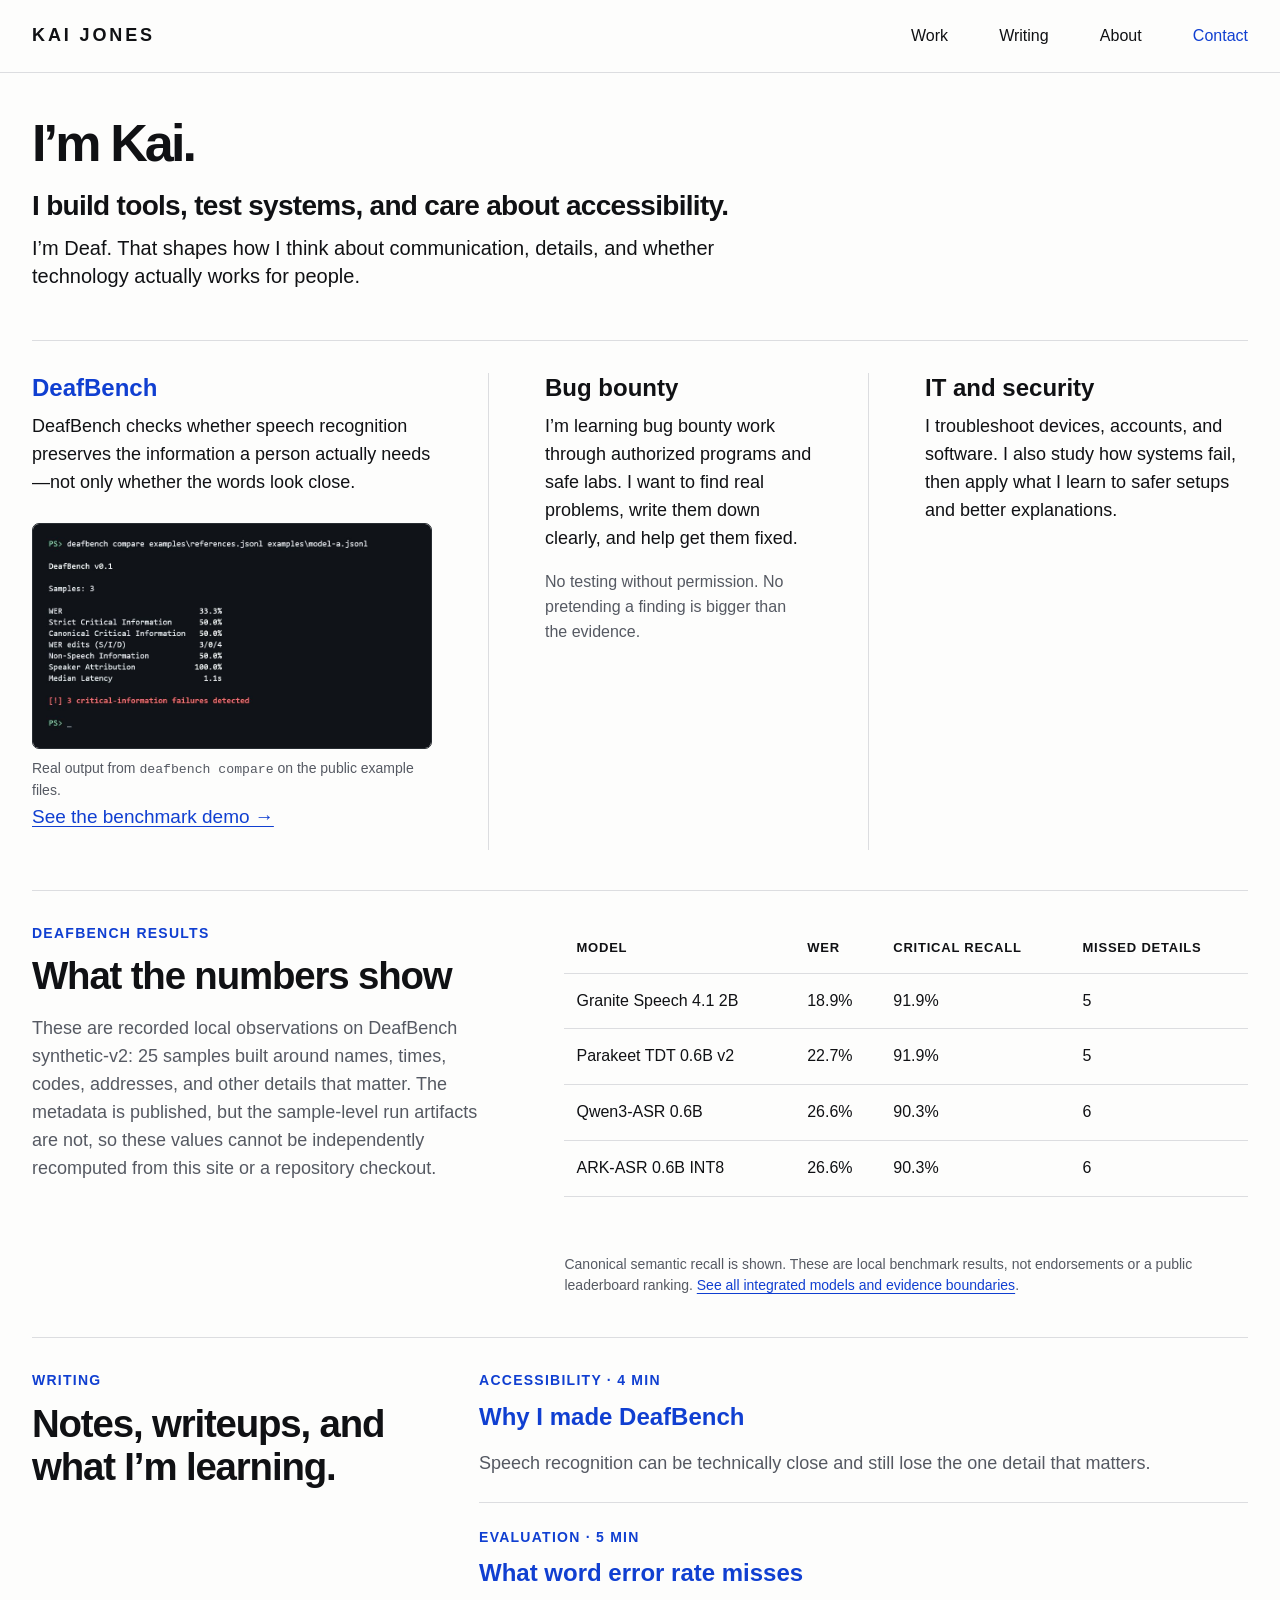
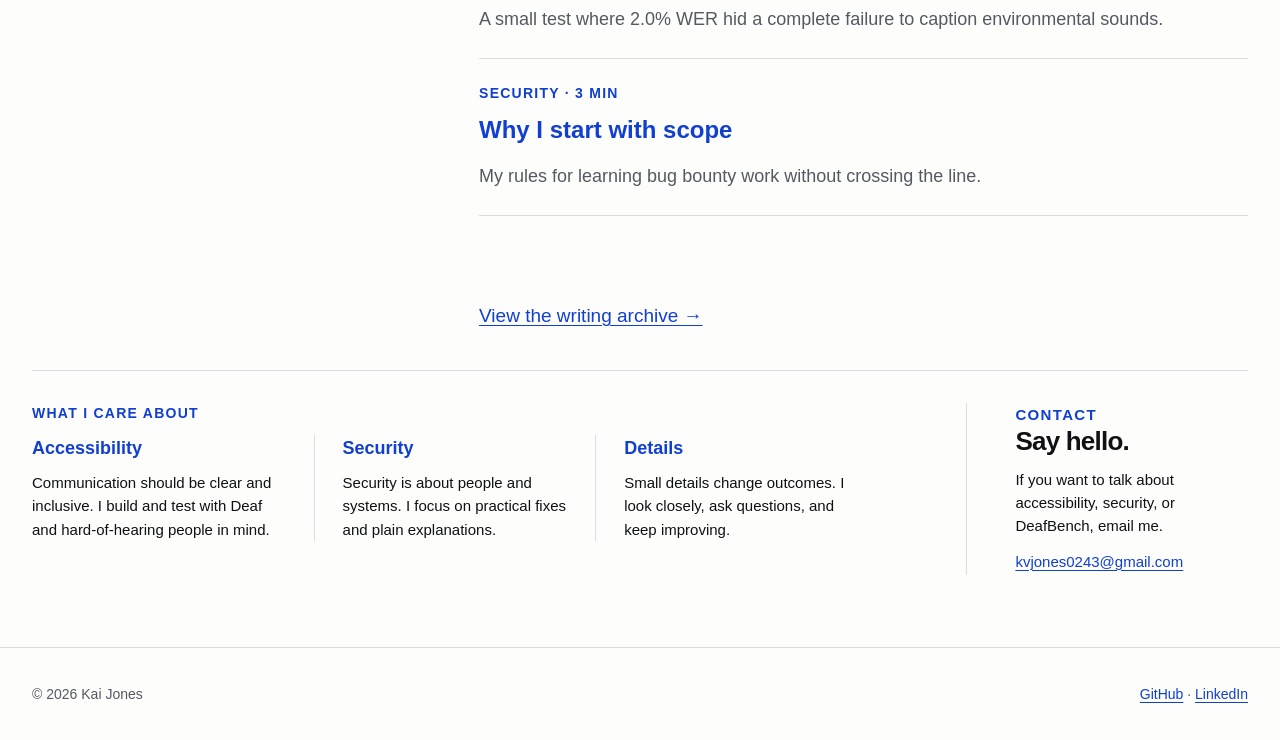
<file: index.html>
<!doctype html>
<html lang="en">
<head>
  <meta charset="utf-8">
  <meta name="viewport" content="width=device-width, initial-scale=1">
  <title>Kai Jones — Accessibility, DeafBench, and security</title>
  <meta name="description" content="Kai Jones builds DeafBench, studies security, and writes about accessibility, speech recognition, and careful technical work.">
  <link rel="canonical" href="https://488315.github.io/">
  <meta property="og:title" content="Kai Jones — Accessibility, DeafBench, and security">
  <meta property="og:description" content="Notes and work on accessibility, speech recognition, and security.">
  <meta property="og:type" content="website">
  <meta property="og:url" content="https://488315.github.io/">
  <link rel="stylesheet" href="/styles.css">
  <script type="application/ld+json">{"@context":"https://schema.org","@type":"Person","name":"Kai Jones","url":"https://488315.github.io/","sameAs":["https://github.com/488315","https://www.linkedin.com/in/kaijones23"],"knowsAbout":["Accessibility","Automatic speech recognition","Cybersecurity","IT support"]}</script>
</head>
<body>
  <a class="skip-link" href="#main">Skip to content</a>
  <header class="site-header">
    <div class="wrap nav-wrap">
      <a class="wordmark" href="/" aria-label="Kai Jones, home">Kai Jones</a>
      <nav aria-label="Primary navigation">
        <a href="#work">Work</a>
        <a href="/writing/">Writing</a>
        <a href="#about">About</a>
        <a class="nav-contact" href="#contact">Contact</a>
      </nav>
    </div>
  </header>

  <main id="main" class="wrap">
    <section class="hero" id="about" aria-labelledby="intro-title">
      <h1 id="intro-title">I’m Kai.</h1>
      <p class="hero-statement">I build tools, test systems, and care about accessibility.</p>
      <p class="hero-copy">I’m Deaf. That shapes how I think about communication, details, and whether technology actually works for people.</p>
    </section>

    <section class="work-grid ruled" id="work" aria-labelledby="work-title">
      <h2 id="work-title" class="sr-only">Work</h2>
      <article class="work-item feature-work">
        <h3><a href="/products/deafbench/">DeafBench</a></h3>
        <p>DeafBench checks whether speech recognition preserves the information a person actually needs—not only whether the words look close.</p>
        <figure class="cli-figure">
          <img src="/assets/images/deafbench-cli.png" width="960" height="540" alt="DeafBench command-line evaluation showing word error rate, critical-information recall, non-speech recall, speaker attribution, latency, and three detected critical-information failures.">
          <figcaption>Real output from <code>deafbench compare</code> on the public example files.</figcaption>
        </figure>
        <p><a class="text-link" href="/products/deafbench/">See the benchmark demo →</a></p>
      </article>

      <article class="work-item">
        <h3>Bug bounty</h3>
        <p>I’m learning bug bounty work through authorized programs and safe labs. I want to find real problems, write them down clearly, and help get them fixed.</p>
        <p class="small-note">No testing without permission. No pretending a finding is bigger than the evidence.</p>
      </article>

      <article class="work-item">
        <h3>IT and security</h3>
        <p>I troubleshoot devices, accounts, and software. I also study how systems fail, then apply what I learn to safer setups and better explanations.</p>
      </article>
    </section>

    <section class="evidence ruled" aria-labelledby="evidence-title">
      <div class="section-intro">
        <p class="section-label">DeafBench results</p>
        <h2 id="evidence-title">What the numbers show</h2>
        <p>These are recorded local observations on DeafBench synthetic-v2: 25 samples built around names, times, codes, addresses, and other details that matter. The metadata is published, but the sample-level run artifacts are not, so these values cannot be independently recomputed from this site or a repository checkout.</p>
      </div>
      <div class="table-wrap" tabindex="0" aria-label="Scrollable DeafBench model results">
        <table>
          <thead><tr><th>Model</th><th>WER</th><th>Critical recall</th><th>Missed details</th></tr></thead>
          <tbody>
            <tr><td>Granite Speech 4.1 2B</td><td>18.9%</td><td>91.9%</td><td>5</td></tr>
            <tr><td>Parakeet TDT 0.6B v2</td><td>22.7%</td><td>91.9%</td><td>5</td></tr>
            <tr><td>Qwen3-ASR 0.6B</td><td>26.6%</td><td>90.3%</td><td>6</td></tr>
            <tr><td>ARK-ASR 0.6B INT8</td><td>26.6%</td><td>90.3%</td><td>6</td></tr>
          </tbody>
        </table>
      </div>
      <p class="data-note">Canonical semantic recall is shown. These are local benchmark results, not endorsements or a public leaderboard ranking. <a href="/products/deafbench/">See all integrated models and evidence boundaries</a>.</p>
    </section>

    <section class="notes ruled" aria-labelledby="notes-title">
      <div class="section-intro">
        <p class="section-label">Writing</p>
        <h2 id="notes-title">Notes, writeups, and what I’m learning.</h2>
      </div>
      <div class="post-list">
        <article><p class="post-meta">Accessibility · 4 min</p><h3><a href="/writing/why-deafbench/">Why I made DeafBench</a></h3><p>Speech recognition can be technically close and still lose the one detail that matters.</p></article>
        <article><p class="post-meta">Evaluation · 5 min</p><h3><a href="/writing/what-wer-misses/">What word error rate misses</a></h3><p>A small test where 2.0% WER hid a complete failure to caption environmental sounds.</p></article>
        <article><p class="post-meta">Security · 3 min</p><h3><a href="/writing/scope-first-security/">Why I start with scope</a></h3><p>My rules for learning bug bounty work without crossing the line.</p></article>
      </div>
      <p><a class="text-link" href="/writing/">View the writing archive →</a></p>
    </section>

    <section class="values-contact ruled">
      <div>
        <p class="section-label">What I care about</p>
        <div class="values-grid">
          <article><h2>Accessibility</h2><p>Communication should be clear and inclusive. I build and test with Deaf and hard-of-hearing people in mind.</p></article>
          <article><h2>Security</h2><p>Security is about people and systems. I focus on practical fixes and plain explanations.</p></article>
          <article><h2>Details</h2><p>Small details change outcomes. I look closely, ask questions, and keep improving.</p></article>
        </div>
      </div>
      <aside class="contact-block" id="contact">
        <p class="section-label">Contact</p>
        <h2>Say hello.</h2>
        <p>If you want to talk about accessibility, security, or DeafBench, email me.</p>
        <a class="text-link" href="mailto:kvjones0243@gmail.com">kvjones0243@gmail.com</a>
      </aside>
    </section>
  </main>

  <footer class="site-footer">
    <div class="wrap footer-wrap"><p>© <span id="year">2026</span> Kai Jones</p><p><a href="https://github.com/488315">GitHub</a> · <a href="https://www.linkedin.com/in/kaijones23">LinkedIn</a></p></div>
  </footer>
  <script>document.getElementById('year').textContent = new Date().getFullYear();</script>
</body>
</html>
</file>
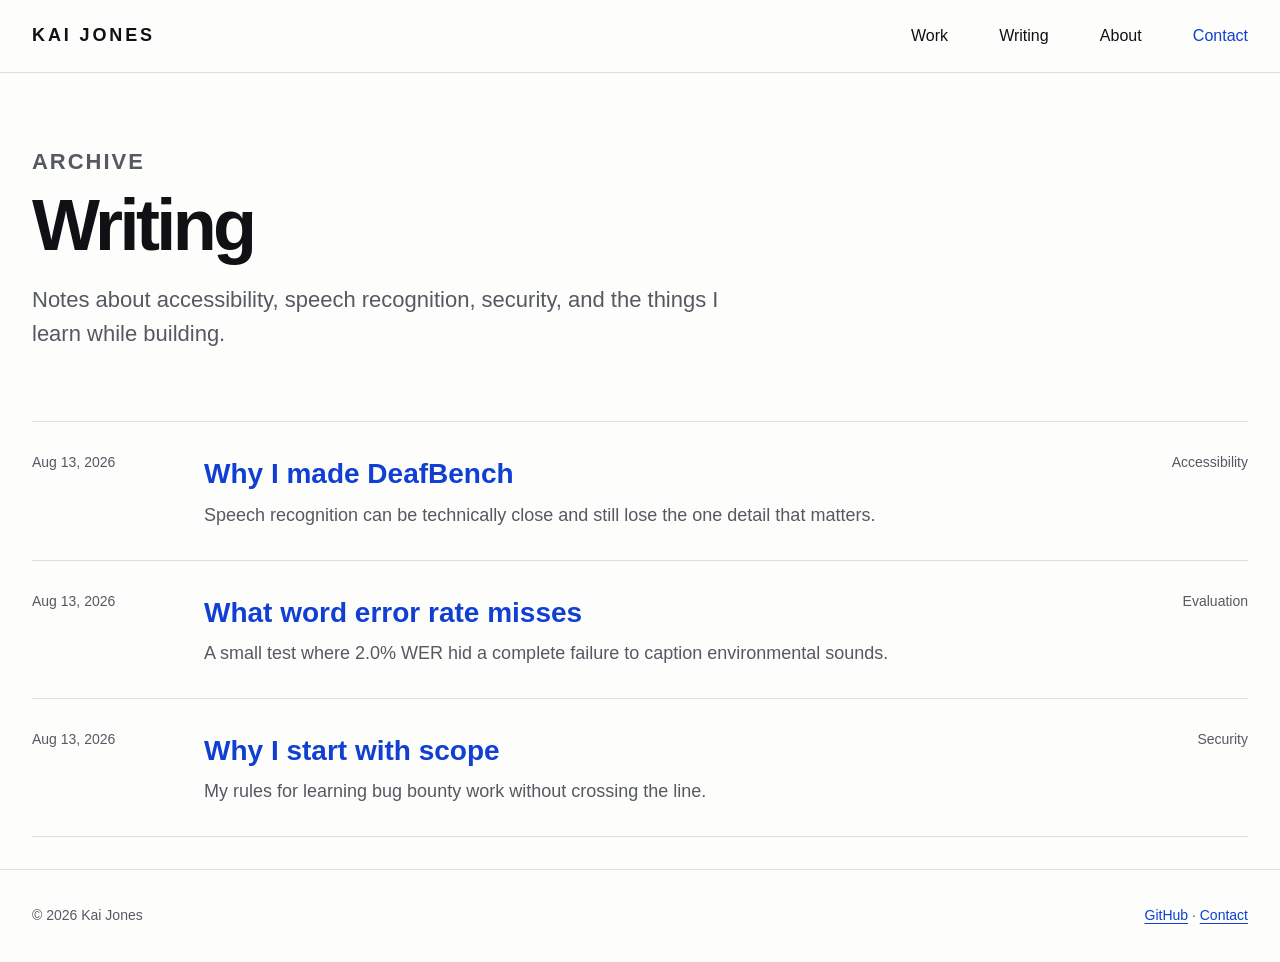
<file: writing/index.html>
<!doctype html><html lang="en"><head><meta charset="utf-8"><meta name="viewport" content="width=device-width, initial-scale=1"><title>Writing — Kai Jones</title><meta name="description" content="Kai Jones writes about accessibility, DeafBench, speech recognition, and scope-first security work."><link rel="canonical" href="https://488315.github.io/writing/"><link rel="stylesheet" href="/styles.css"></head><body>
<a class="skip-link" href="#main">Skip to content</a><header class="site-header"><div class="wrap nav-wrap"><a class="wordmark" href="/">Kai Jones</a><nav aria-label="Primary navigation"><a href="/#work">Work</a><a href="/writing/" aria-current="page">Writing</a><a href="/#about">About</a><a class="nav-contact" href="/#contact">Contact</a></nav></div></header>
<main id="main" class="wrap"><section class="page-hero"><p class="section-label">Archive</p><h1>Writing</h1><p>Notes about accessibility, speech recognition, security, and the things I learn while building.</p></section>
<section class="archive-list" aria-label="Posts">
<article class="archive-item"><time datetime="2026-08-13">Aug 13, 2026</time><div><h2><a href="/writing/why-deafbench/">Why I made DeafBench</a></h2><p>Speech recognition can be technically close and still lose the one detail that matters.</p></div><span class="tag">Accessibility</span></article>
<article class="archive-item"><time datetime="2026-08-13">Aug 13, 2026</time><div><h2><a href="/writing/what-wer-misses/">What word error rate misses</a></h2><p>A small test where 2.0% WER hid a complete failure to caption environmental sounds.</p></div><span class="tag">Evaluation</span></article>
<article class="archive-item"><time datetime="2026-08-13">Aug 13, 2026</time><div><h2><a href="/writing/scope-first-security/">Why I start with scope</a></h2><p>My rules for learning bug bounty work without crossing the line.</p></div><span class="tag">Security</span></article>
</section></main><footer class="site-footer"><div class="wrap footer-wrap"><p>© 2026 Kai Jones</p><p><a href="https://github.com/488315">GitHub</a> · <a href="/#contact">Contact</a></p></div></footer></body></html>
</file>
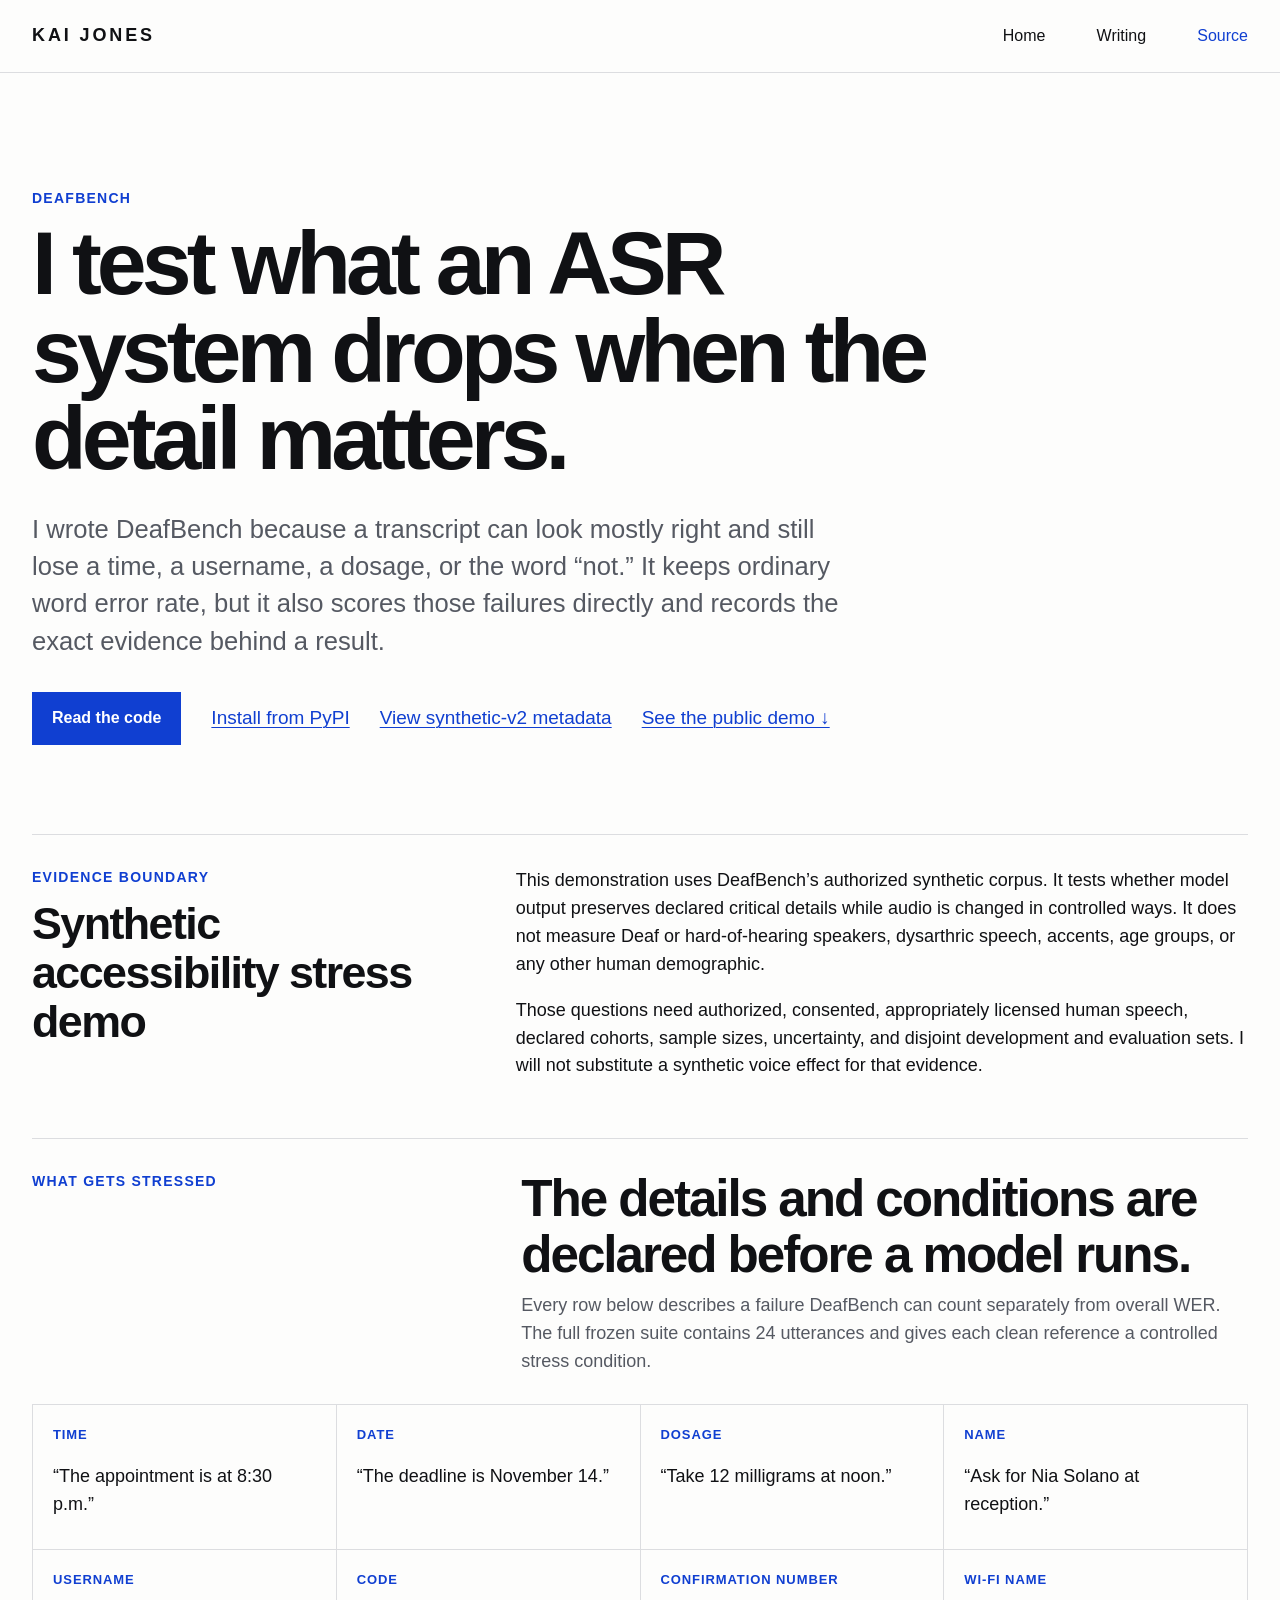
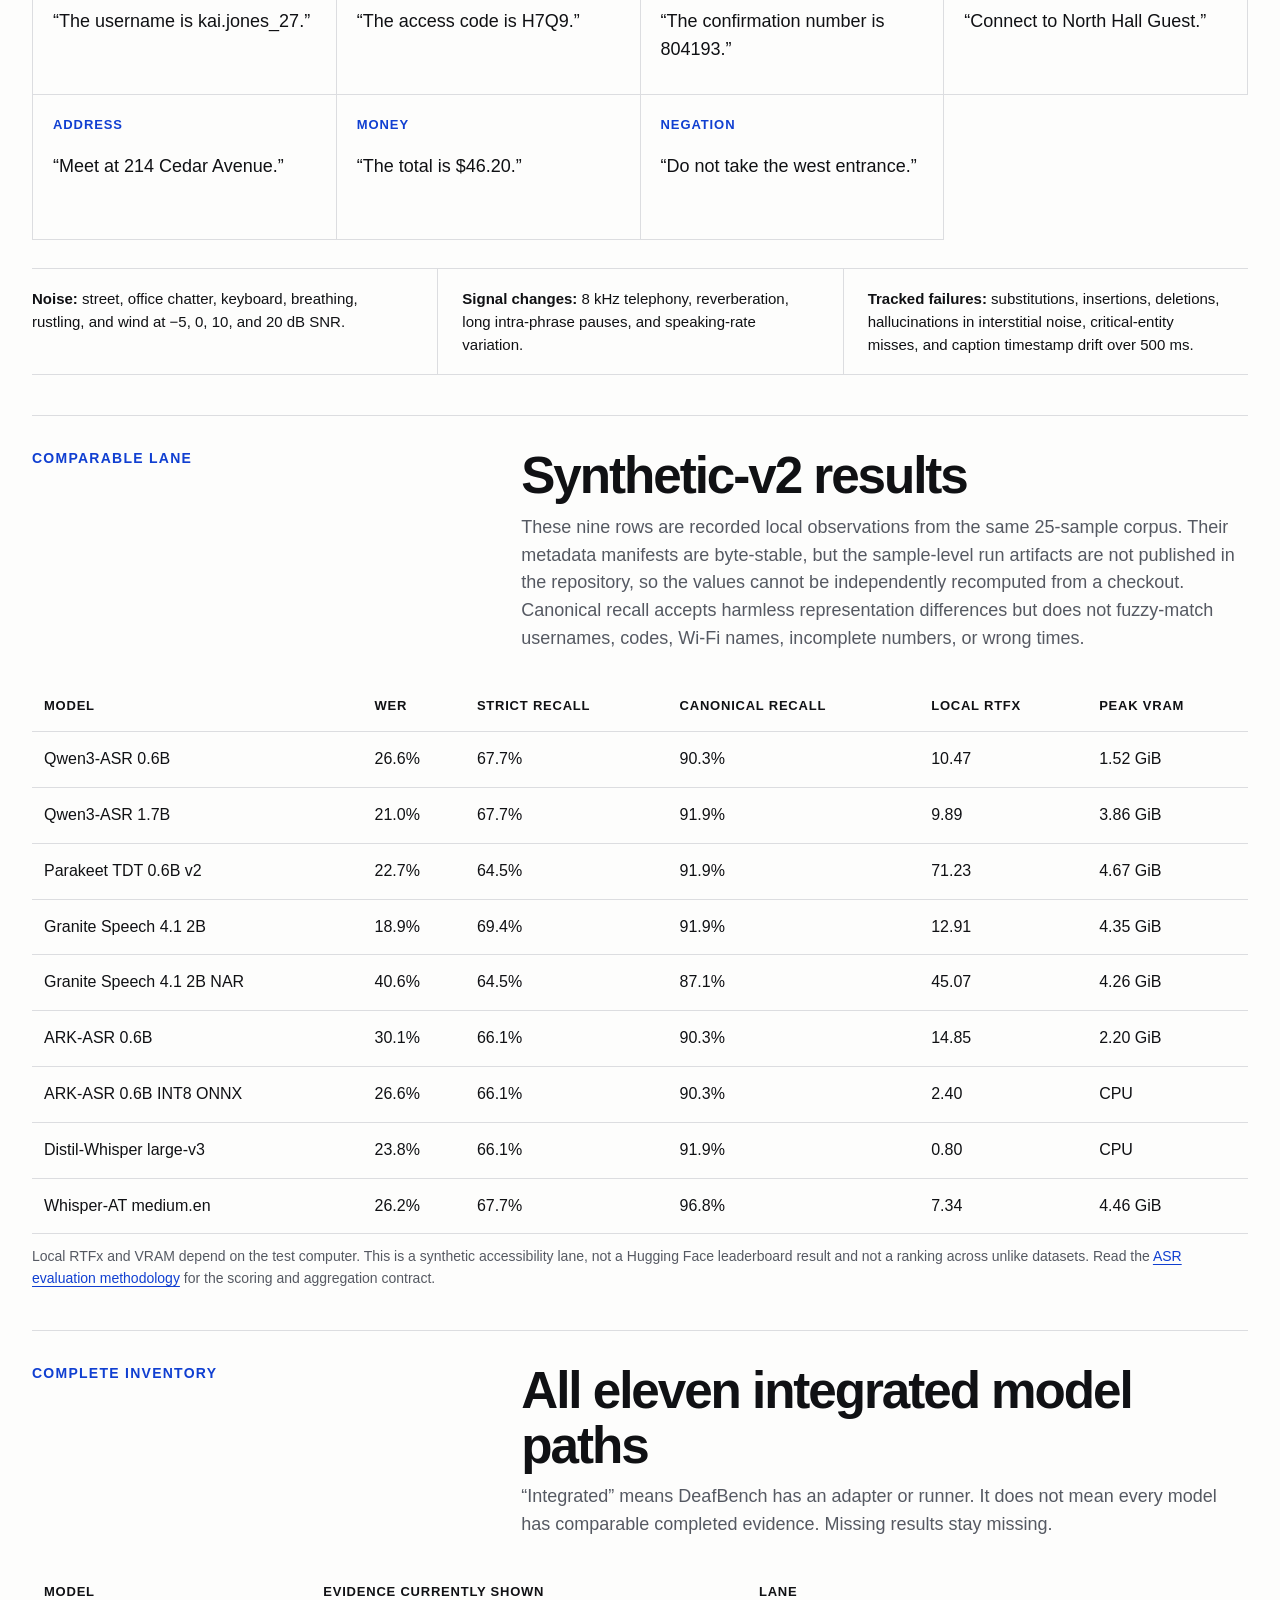
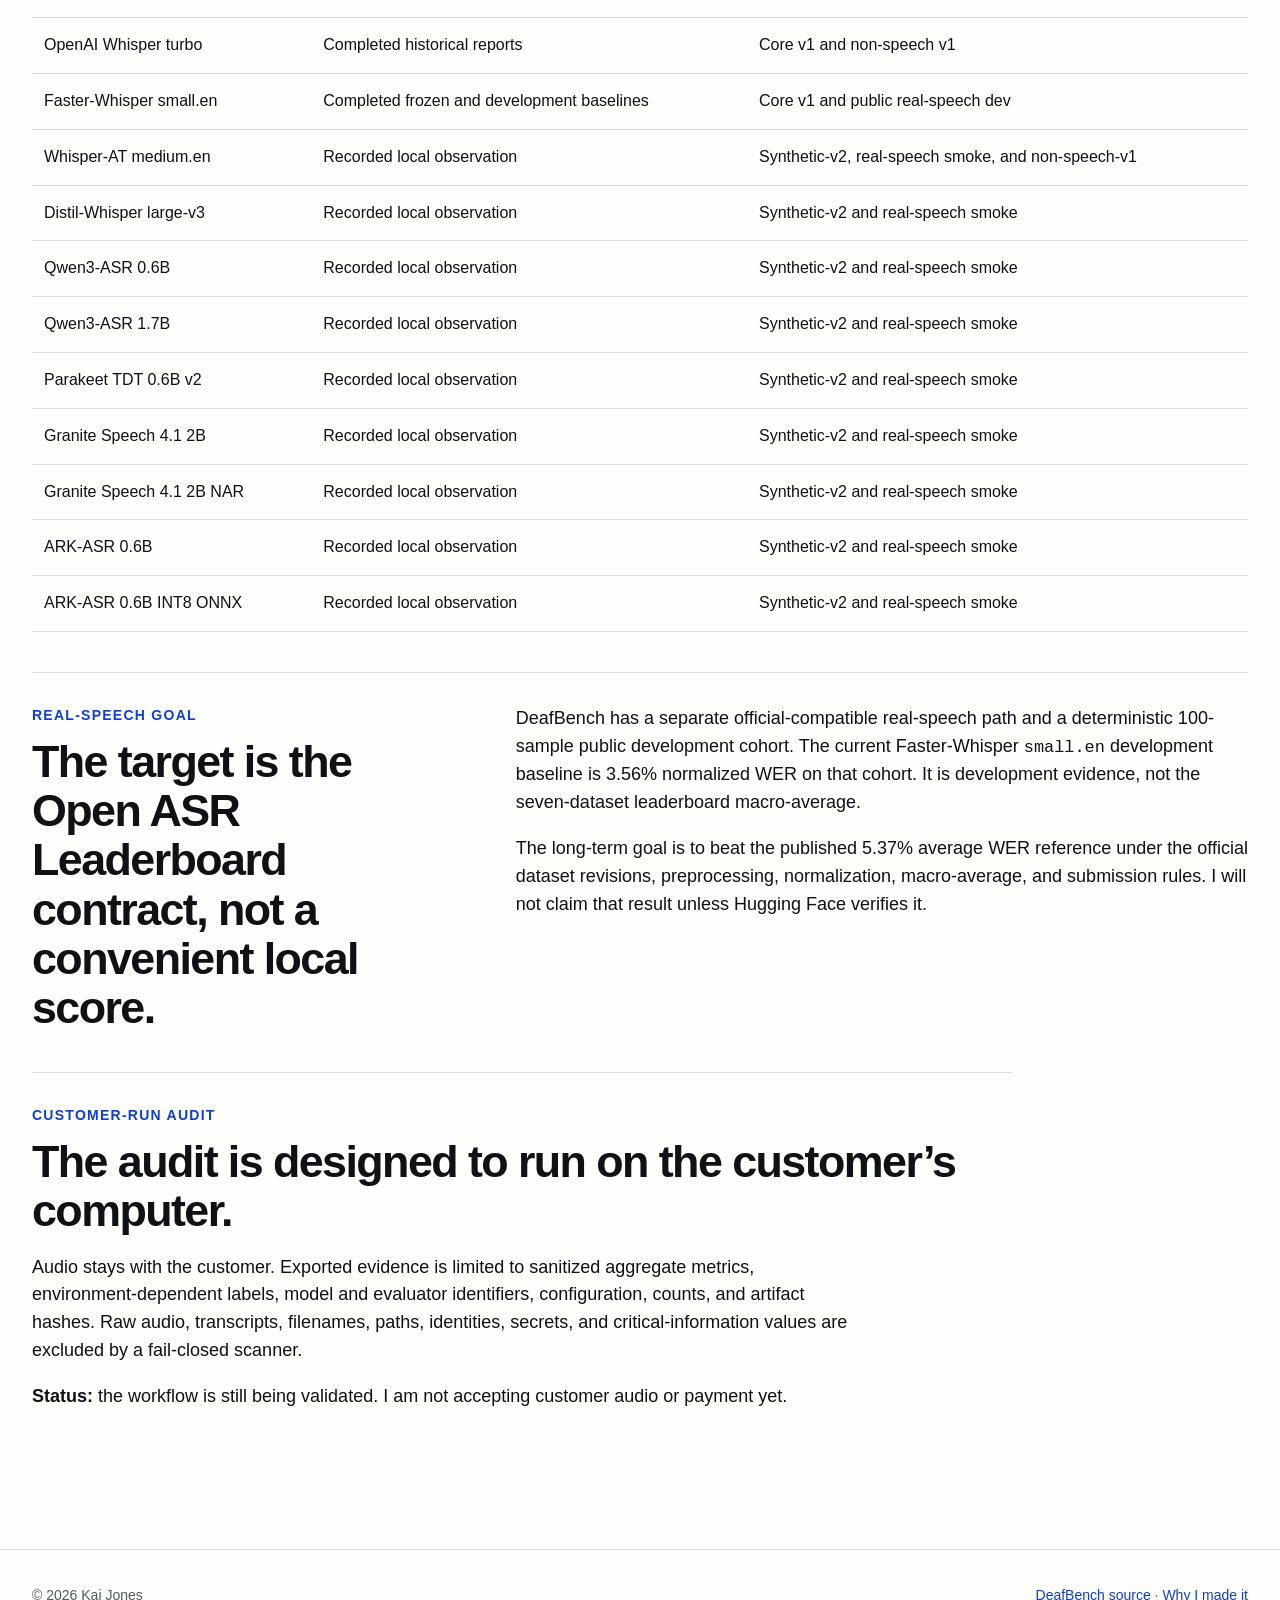
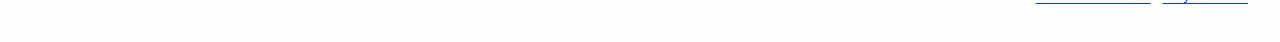
<file: products/deafbench/index.html>
<!doctype html>
<html lang="en">
<head>
  <meta charset="utf-8">
  <meta name="viewport" content="width=device-width, initial-scale=1">
  <title>DeafBench | Accessibility-critical ASR benchmark</title>
  <meta name="description" content="DeafBench audits ASR word errors, accessibility-critical information, acoustic stress, hallucinations, latency, and model evidence in separate benchmark lanes.">
  <link rel="canonical" href="https://488315.github.io/products/deafbench/">
  <meta property="og:title" content="DeafBench | Accessibility-critical ASR benchmark">
  <meta property="og:description" content="See how DeafBench separates word errors, critical-information failures, acoustic stress, and local performance evidence.">
  <meta property="og:type" content="website">
  <meta property="og:url" content="https://488315.github.io/products/deafbench/">
  <meta property="og:site_name" content="Kai Jones">
  <meta property="og:image" content="https://488315.github.io/assets/images/deafbench-social-card.png">
  <meta property="og:image:width" content="1730">
  <meta property="og:image:height" content="909">
  <meta property="og:image:alt" content="DeafBench: Accessibility-critical ASR evaluation, with WER, critical recall, and latency labels beside a transcript-alignment waveform.">
  <meta name="twitter:card" content="summary_large_image">
  <meta name="twitter:title" content="DeafBench | Accessibility-critical ASR benchmark">
  <meta name="twitter:description" content="ASR evaluation that keeps word errors, critical-information failures, acoustic stress, and local performance in separate evidence lanes.">
  <meta name="twitter:image" content="https://488315.github.io/assets/images/deafbench-social-card.png">
  <meta name="twitter:image:alt" content="DeafBench: Accessibility-critical ASR evaluation, with WER, critical recall, and latency labels beside a transcript-alignment waveform.">
  <link rel="stylesheet" href="/styles.css">
  <script type="application/ld+json">
    {
      "@context": "https://schema.org",
      "@graph": [
        {
          "@type": "SoftwareApplication",
          "name": "DeafBench",
          "description": "Open-source accessibility benchmark for AI captions and automatic speech recognition systems.",
          "applicationCategory": "DeveloperApplication",
          "operatingSystem": ["Windows", "Linux", "macOS"],
          "softwareVersion": "0.2.1",
          "url": "https://488315.github.io/products/deafbench/",
          "downloadUrl": "https://pypi.org/project/deafbench/",
          "codeRepository": "https://github.com/488315/DeafBench",
          "license": "https://www.apache.org/licenses/LICENSE-2.0",
          "author": {
            "@type": "Person",
            "name": "Kai Jones",
            "url": "https://488315.github.io/"
          }
        },
        {
          "@type": "Dataset",
          "name": "DeafBench synthetic-v2 benchmark metadata",
          "description": "References, quality records, and a byte-stable manifest for a 25-sample authorized synthetic ASR corpus; sample-level run artifacts are not included.",
          "url": "https://github.com/488315/DeafBench/tree/main/benchmarks/synthetic-v2",
          "isAccessibleForFree": true,
          "license": "https://www.apache.org/licenses/LICENSE-2.0",
          "creator": {
            "@type": "Person",
            "name": "Kai Jones"
          },
          "keywords": [
            "automatic speech recognition",
            "accessibility",
            "critical information recall",
            "word error rate"
          ],
          "variableMeasured": [
            "word error rate",
            "strict critical-information recall",
            "canonical critical-information recall",
            "latency",
            "peak VRAM"
          ]
        }
      ]
    }
  </script>
</head>
<body>
  <a class="skip-link" href="#main">Skip to content</a>
  <header class="site-header">
    <div class="wrap nav-wrap">
      <a class="wordmark" href="/" aria-label="Kai Jones, home">Kai Jones</a>
      <nav aria-label="Primary navigation">
        <a href="/">Home</a>
        <a href="/writing/">Writing</a>
        <a class="nav-contact" href="https://github.com/488315/DeafBench">Source</a>
      </nav>
    </div>
  </header>

  <main id="main" class="wrap product-shell">
    <header class="product-hero">
      <p class="section-label">DeafBench</p>
      <h1>I test what an ASR system drops when the detail matters.</h1>
      <p class="product-lede">I wrote DeafBench because a transcript can look mostly right and still lose a time, a username, a dosage, or the word “not.” It keeps ordinary word error rate, but it also scores those failures directly and records the exact evidence behind a result.</p>
      <div class="product-actions">
        <a class="button-link" href="https://github.com/488315/DeafBench">Read the code</a>
        <a class="text-link" href="https://pypi.org/project/deafbench/">Install from PyPI</a>
        <a class="text-link" href="https://huggingface.co/datasets/kvjones0243/deafbench-synthetic-v2">View synthetic-v2 metadata</a>
        <a class="text-link" href="#demo">See the public demo ↓</a>
      </div>
    </header>

    <section class="ruled demo-boundary" aria-labelledby="boundary-title">
      <div>
        <p class="section-label">Evidence boundary</p>
        <h2 id="boundary-title">Synthetic accessibility stress demo</h2>
      </div>
      <div>
        <p>This demonstration uses DeafBench’s authorized synthetic corpus. It tests whether model output preserves declared critical details while audio is changed in controlled ways. It does not measure Deaf or hard-of-hearing speakers, dysarthric speech, accents, age groups, or any other human demographic.</p>
        <p>Those questions need authorized, consented, appropriately licensed human speech, declared cohorts, sample sizes, uncertainty, and disjoint development and evaluation sets. I will not substitute a synthetic voice effect for that evidence.</p>
      </div>
    </section>

    <section class="ruled" id="demo" aria-labelledby="demo-title">
      <div class="section-intro product-intro">
        <p class="section-label">What gets stressed</p>
        <h2 id="demo-title">The details and conditions are declared before a model runs.</h2>
        <p>Every row below describes a failure DeafBench can count separately from overall WER. The full frozen suite contains 24 utterances and gives each clean reference a controlled stress condition.</p>
      </div>
      <div class="scenario-grid">
        <article><p class="scenario-type">Time</p><p>“The appointment is at 8:30 p.m.”</p></article>
        <article><p class="scenario-type">Date</p><p>“The deadline is November 14.”</p></article>
        <article><p class="scenario-type">Dosage</p><p>“Take 12 milligrams at noon.”</p></article>
        <article><p class="scenario-type">Name</p><p>“Ask for Nia Solano at reception.”</p></article>
        <article><p class="scenario-type">Username</p><p>“The username is kai.jones_27.”</p></article>
        <article><p class="scenario-type">Code</p><p>“The access code is H7Q9.”</p></article>
        <article><p class="scenario-type">Confirmation number</p><p>“The confirmation number is 804193.”</p></article>
        <article><p class="scenario-type">Wi-Fi name</p><p>“Connect to North Hall Guest.”</p></article>
        <article><p class="scenario-type">Address</p><p>“Meet at 214 Cedar Avenue.”</p></article>
        <article><p class="scenario-type">Money</p><p>“The total is $46.20.”</p></article>
        <article><p class="scenario-type">Negation</p><p>“Do not take the west entrance.”</p></article>
      </div>
      <div class="stress-strip" aria-label="Declared acoustic stress conditions">
        <p><strong>Noise:</strong> street, office chatter, keyboard, breathing, rustling, and wind at −5, 0, 10, and 20 dB SNR.</p>
        <p><strong>Signal changes:</strong> 8 kHz telephony, reverberation, long intra-phrase pauses, and speaking-rate variation.</p>
        <p><strong>Tracked failures:</strong> substitutions, insertions, deletions, hallucinations in interstitial noise, critical-entity misses, and caption timestamp drift over 500 ms.</p>
      </div>
    </section>

    <section class="ruled" aria-labelledby="results-title">
      <div class="section-intro product-intro">
        <p class="section-label">Comparable lane</p>
        <h2 id="results-title">Synthetic-v2 results</h2>
        <p>These nine rows are recorded local observations from the same 25-sample corpus. Their metadata manifests are byte-stable, but the sample-level run artifacts are not published in the repository, so the values cannot be independently recomputed from a checkout. Canonical recall accepts harmless representation differences but does not fuzzy-match usernames, codes, Wi-Fi names, incomplete numbers, or wrong times.</p>
      </div>
      <div class="table-wrap" tabindex="0" aria-label="Scrollable synthetic-v2 model results">
        <table>
          <thead><tr><th>Model</th><th>WER</th><th>Strict recall</th><th>Canonical recall</th><th>Local RTFx</th><th>Peak VRAM</th></tr></thead>
          <tbody>
            <tr><td>Qwen3-ASR 0.6B</td><td>26.6%</td><td>67.7%</td><td>90.3%</td><td>10.47</td><td>1.52 GiB</td></tr>
            <tr><td>Qwen3-ASR 1.7B</td><td>21.0%</td><td>67.7%</td><td>91.9%</td><td>9.89</td><td>3.86 GiB</td></tr>
            <tr><td>Parakeet TDT 0.6B v2</td><td>22.7%</td><td>64.5%</td><td>91.9%</td><td>71.23</td><td>4.67 GiB</td></tr>
            <tr><td>Granite Speech 4.1 2B</td><td>18.9%</td><td>69.4%</td><td>91.9%</td><td>12.91</td><td>4.35 GiB</td></tr>
            <tr><td>Granite Speech 4.1 2B NAR</td><td>40.6%</td><td>64.5%</td><td>87.1%</td><td>45.07</td><td>4.26 GiB</td></tr>
            <tr><td>ARK-ASR 0.6B</td><td>30.1%</td><td>66.1%</td><td>90.3%</td><td>14.85</td><td>2.20 GiB</td></tr>
            <tr><td>ARK-ASR 0.6B INT8 ONNX</td><td>26.6%</td><td>66.1%</td><td>90.3%</td><td>2.40</td><td>CPU</td></tr>
            <tr><td>Distil-Whisper large-v3</td><td>23.8%</td><td>66.1%</td><td>91.9%</td><td>0.80</td><td>CPU</td></tr>
            <tr><td>Whisper-AT medium.en</td><td>26.2%</td><td>67.7%</td><td>96.8%</td><td>7.34</td><td>4.46 GiB</td></tr>
          </tbody>
        </table>
      </div>
      <p class="data-note product-note">Local RTFx and VRAM depend on the test computer. This is a synthetic accessibility lane, not a Hugging Face leaderboard result and not a ranking across unlike datasets. Read the <a href="https://github.com/488315/DeafBench/blob/main/docs/asr-evaluation-methodology.md">ASR evaluation methodology</a> for the scoring and aggregation contract.</p>
    </section>

    <section class="ruled" aria-labelledby="inventory-title">
      <div class="section-intro product-intro">
        <p class="section-label">Complete inventory</p>
        <h2 id="inventory-title">All eleven integrated model paths</h2>
        <p>“Integrated” means DeafBench has an adapter or runner. It does not mean every model has comparable completed evidence. Missing results stay missing.</p>
      </div>
      <div class="table-wrap" tabindex="0" aria-label="Scrollable integrated model inventory">
        <table>
          <thead><tr><th>Model</th><th>Evidence currently shown</th><th>Lane</th></tr></thead>
          <tbody>
            <tr><td>OpenAI Whisper turbo</td><td>Completed historical reports</td><td>Core v1 and non-speech v1</td></tr>
            <tr><td>Faster-Whisper small.en</td><td>Completed frozen and development baselines</td><td>Core v1 and public real-speech dev</td></tr>
            <tr><td>Whisper-AT medium.en</td><td>Recorded local observation</td><td>Synthetic-v2, real-speech smoke, and non-speech-v1</td></tr>
            <tr><td>Distil-Whisper large-v3</td><td>Recorded local observation</td><td>Synthetic-v2 and real-speech smoke</td></tr>
            <tr><td>Qwen3-ASR 0.6B</td><td>Recorded local observation</td><td>Synthetic-v2 and real-speech smoke</td></tr>
            <tr><td>Qwen3-ASR 1.7B</td><td>Recorded local observation</td><td>Synthetic-v2 and real-speech smoke</td></tr>
            <tr><td>Parakeet TDT 0.6B v2</td><td>Recorded local observation</td><td>Synthetic-v2 and real-speech smoke</td></tr>
            <tr><td>Granite Speech 4.1 2B</td><td>Recorded local observation</td><td>Synthetic-v2 and real-speech smoke</td></tr>
            <tr><td>Granite Speech 4.1 2B NAR</td><td>Recorded local observation</td><td>Synthetic-v2 and real-speech smoke</td></tr>
            <tr><td>ARK-ASR 0.6B</td><td>Recorded local observation</td><td>Synthetic-v2 and real-speech smoke</td></tr>
            <tr><td>ARK-ASR 0.6B INT8 ONNX</td><td>Recorded local observation</td><td>Synthetic-v2 and real-speech smoke</td></tr>
          </tbody>
        </table>
      </div>
    </section>

    <section class="ruled goal-grid" aria-labelledby="goal-title">
      <div>
        <p class="section-label">Real-speech goal</p>
        <h2 id="goal-title">The target is the Open ASR Leaderboard contract, not a convenient local score.</h2>
      </div>
      <div>
        <p>DeafBench has a separate official-compatible real-speech path and a deterministic 100-sample public development cohort. The current Faster-Whisper <code>small.en</code> development baseline is 3.56% normalized WER on that cohort. It is development evidence, not the seven-dataset leaderboard macro-average.</p>
        <p>The long-term goal is to beat the published 5.37% average WER reference under the official dataset revisions, preprocessing, normalization, macro-average, and submission rules. I will not claim that result unless Hugging Face verifies it.</p>
      </div>
    </section>

    <section class="ruled pilot-status" aria-labelledby="pilot-title">
      <p class="section-label">Customer-run audit</p>
      <h2 id="pilot-title">The audit is designed to run on the customer’s computer.</h2>
      <p>Audio stays with the customer. Exported evidence is limited to sanitized aggregate metrics, environment-dependent labels, model and evaluator identifiers, configuration, counts, and artifact hashes. Raw audio, transcripts, filenames, paths, identities, secrets, and critical-information values are excluded by a fail-closed scanner.</p>
      <p><strong>Status:</strong> the workflow is still being validated. I am not accepting customer audio or payment yet.</p>
    </section>
  </main>

  <footer class="site-footer">
    <div class="wrap footer-wrap"><p>© <span id="year">2026</span> Kai Jones</p><p><a href="https://github.com/488315/DeafBench">DeafBench source</a> · <a href="/writing/why-deafbench/">Why I made it</a></p></div>
  </footer>
  <script>document.getElementById('year').textContent = new Date().getFullYear();</script>
</body>
</html>
</file>
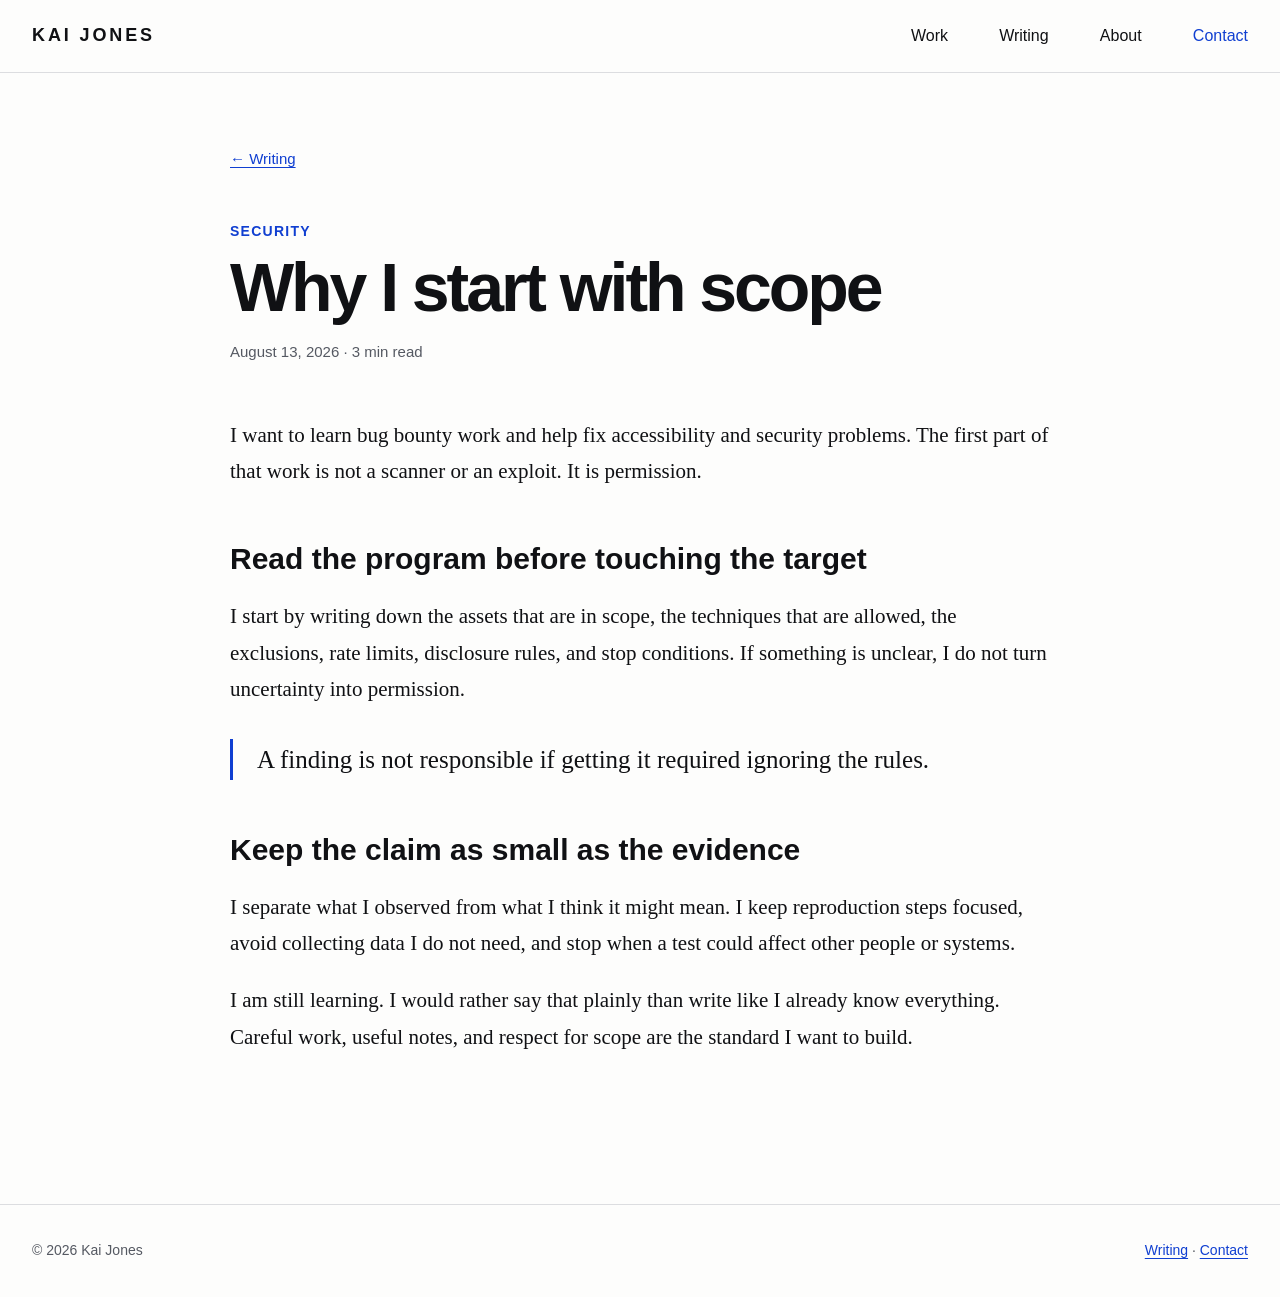
<file: writing/scope-first-security/index.html>
<!doctype html><html lang="en"><head><meta charset="utf-8"><meta name="viewport" content="width=device-width, initial-scale=1"><title>Why I start with scope — Kai Jones</title><meta name="description" content="Kai Jones explains a permission-first approach to learning bug bounty and security testing."><link rel="canonical" href="https://488315.github.io/writing/scope-first-security/"><link rel="stylesheet" href="/styles.css"></head><body>
<a class="skip-link" href="#main">Skip to content</a><header class="site-header"><div class="wrap nav-wrap"><a class="wordmark" href="/">Kai Jones</a><nav aria-label="Primary navigation"><a href="/#work">Work</a><a href="/writing/">Writing</a><a href="/#about">About</a><a class="nav-contact" href="/#contact">Contact</a></nav></div></header>
<main id="main" class="wrap article-shell"><a class="back-link" href="/writing/">← Writing</a><header class="article-header"><p class="section-label">Security</p><h1>Why I start with scope</h1><p class="article-meta"><time datetime="2026-08-13">August 13, 2026</time> · 3 min read</p></header>
<article class="article-body"><p>I want to learn bug bounty work and help fix accessibility and security problems. The first part of that work is not a scanner or an exploit. It is permission.</p><h2>Read the program before touching the target</h2><p>I start by writing down the assets that are in scope, the techniques that are allowed, the exclusions, rate limits, disclosure rules, and stop conditions. If something is unclear, I do not turn uncertainty into permission.</p><blockquote>A finding is not responsible if getting it required ignoring the rules.</blockquote><h2>Keep the claim as small as the evidence</h2><p>I separate what I observed from what I think it might mean. I keep reproduction steps focused, avoid collecting data I do not need, and stop when a test could affect other people or systems.</p><p>I am still learning. I would rather say that plainly than write like I already know everything. Careful work, useful notes, and respect for scope are the standard I want to build.</p></article></main>
<footer class="site-footer"><div class="wrap footer-wrap"><p>© 2026 Kai Jones</p><p><a href="/writing/">Writing</a> · <a href="/#contact">Contact</a></p></div></footer></body></html>
</file>
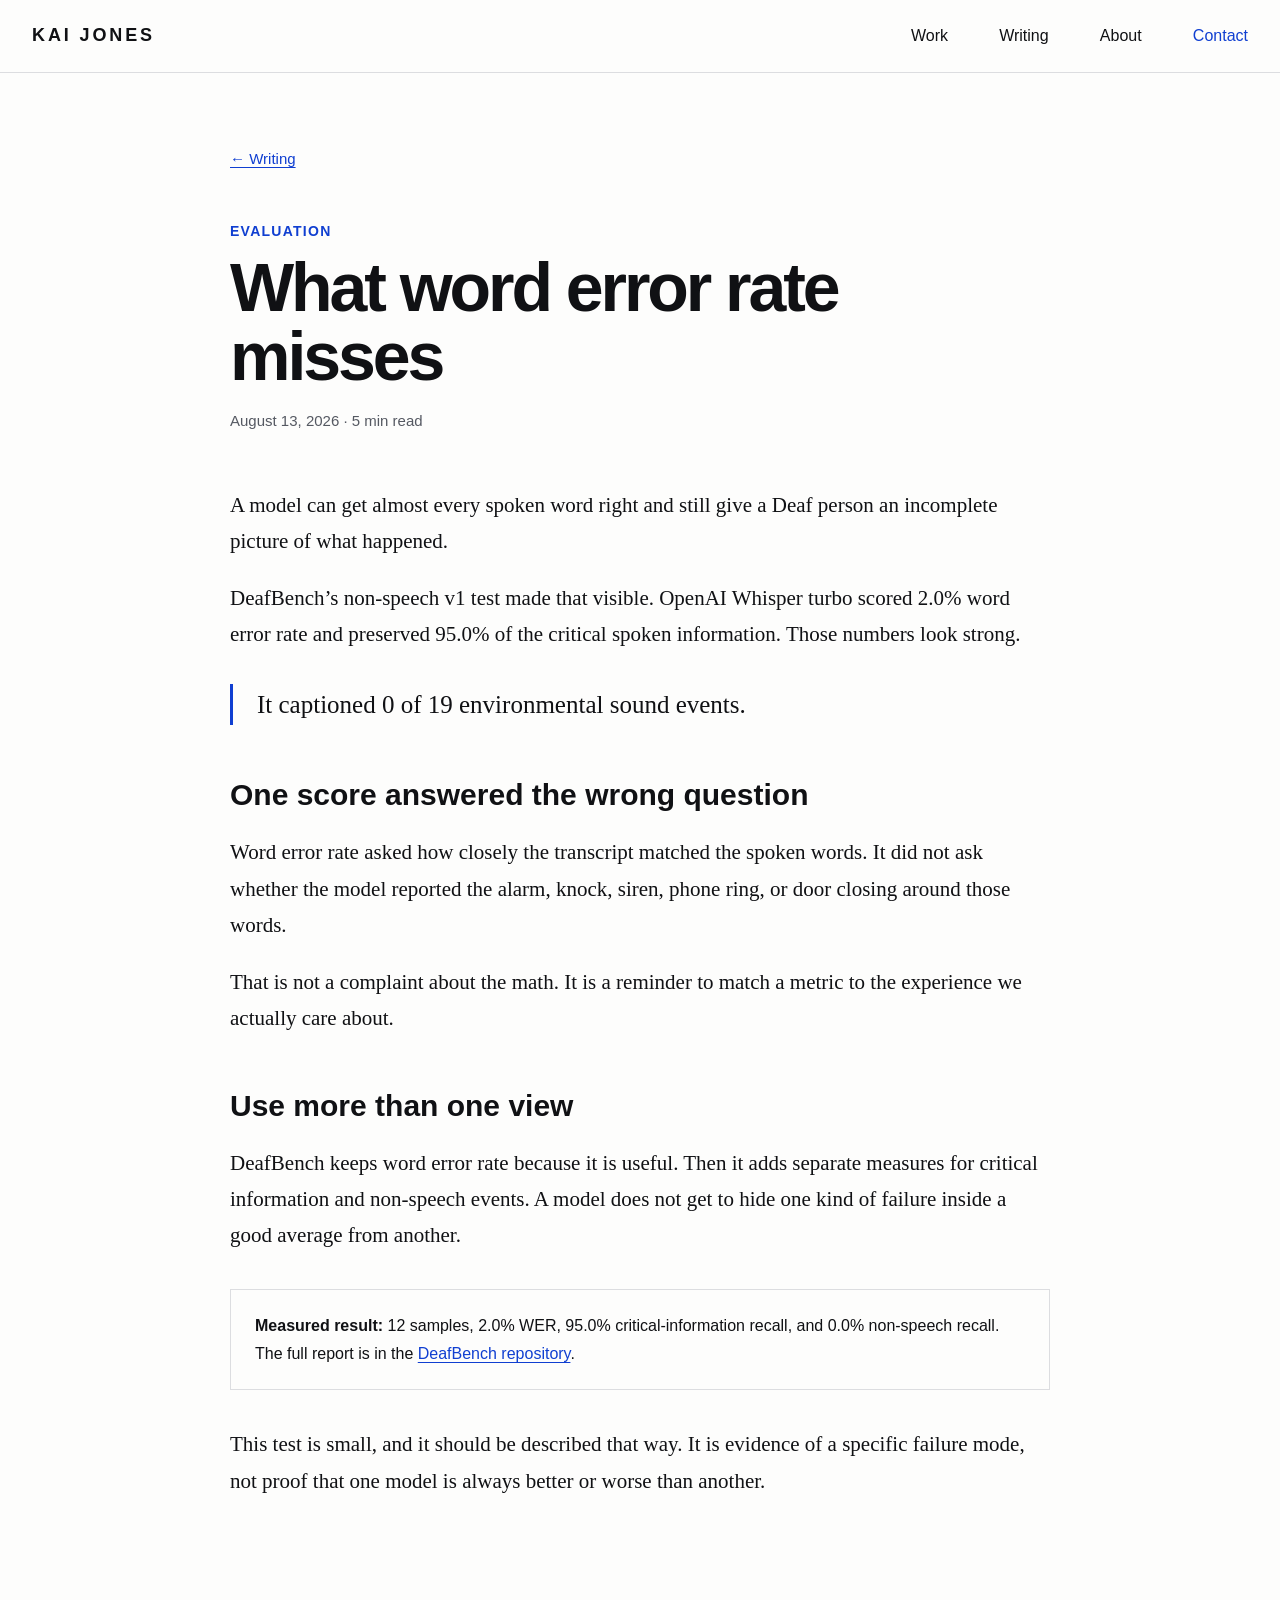
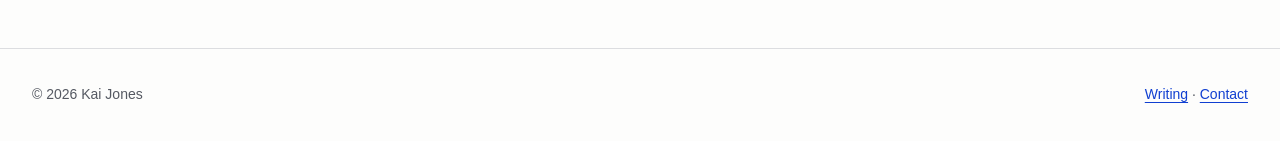
<file: writing/what-wer-misses/index.html>
<!doctype html><html lang="en"><head><meta charset="utf-8"><meta name="viewport" content="width=device-width, initial-scale=1"><title>What word error rate misses — Kai Jones</title><meta name="description" content="A DeafBench example where a low word error rate hid a complete environmental-sound captioning failure."><link rel="canonical" href="https://488315.github.io/writing/what-wer-misses/"><link rel="stylesheet" href="/styles.css"></head><body>
<a class="skip-link" href="#main">Skip to content</a><header class="site-header"><div class="wrap nav-wrap"><a class="wordmark" href="/">Kai Jones</a><nav aria-label="Primary navigation"><a href="/#work">Work</a><a href="/writing/">Writing</a><a href="/#about">About</a><a class="nav-contact" href="/#contact">Contact</a></nav></div></header>
<main id="main" class="wrap article-shell"><a class="back-link" href="/writing/">← Writing</a><header class="article-header"><p class="section-label">Evaluation</p><h1>What word error rate misses</h1><p class="article-meta"><time datetime="2026-08-13">August 13, 2026</time> · 5 min read</p></header>
<article class="article-body"><p>A model can get almost every spoken word right and still give a Deaf person an incomplete picture of what happened.</p><p>DeafBench’s non-speech v1 test made that visible. OpenAI Whisper turbo scored 2.0% word error rate and preserved 95.0% of the critical spoken information. Those numbers look strong.</p><blockquote>It captioned 0 of 19 environmental sound events.</blockquote><h2>One score answered the wrong question</h2><p>Word error rate asked how closely the transcript matched the spoken words. It did not ask whether the model reported the alarm, knock, siren, phone ring, or door closing around those words.</p><p>That is not a complaint about the math. It is a reminder to match a metric to the experience we actually care about.</p><h2>Use more than one view</h2><p>DeafBench keeps word error rate because it is useful. Then it adds separate measures for critical information and non-speech events. A model does not get to hide one kind of failure inside a good average from another.</p><div class="callout"><strong>Measured result:</strong> 12 samples, 2.0% WER, 95.0% critical-information recall, and 0.0% non-speech recall. The full report is in the <a href="https://github.com/488315/DeafBench/blob/main/benchmarks/non-speech-v1/model-a-report.md">DeafBench repository</a>.</div><p>This test is small, and it should be described that way. It is evidence of a specific failure mode, not proof that one model is always better or worse than another.</p></article></main>
<footer class="site-footer"><div class="wrap footer-wrap"><p>© 2026 Kai Jones</p><p><a href="/writing/">Writing</a> · <a href="/#contact">Contact</a></p></div></footer></body></html>
</file>
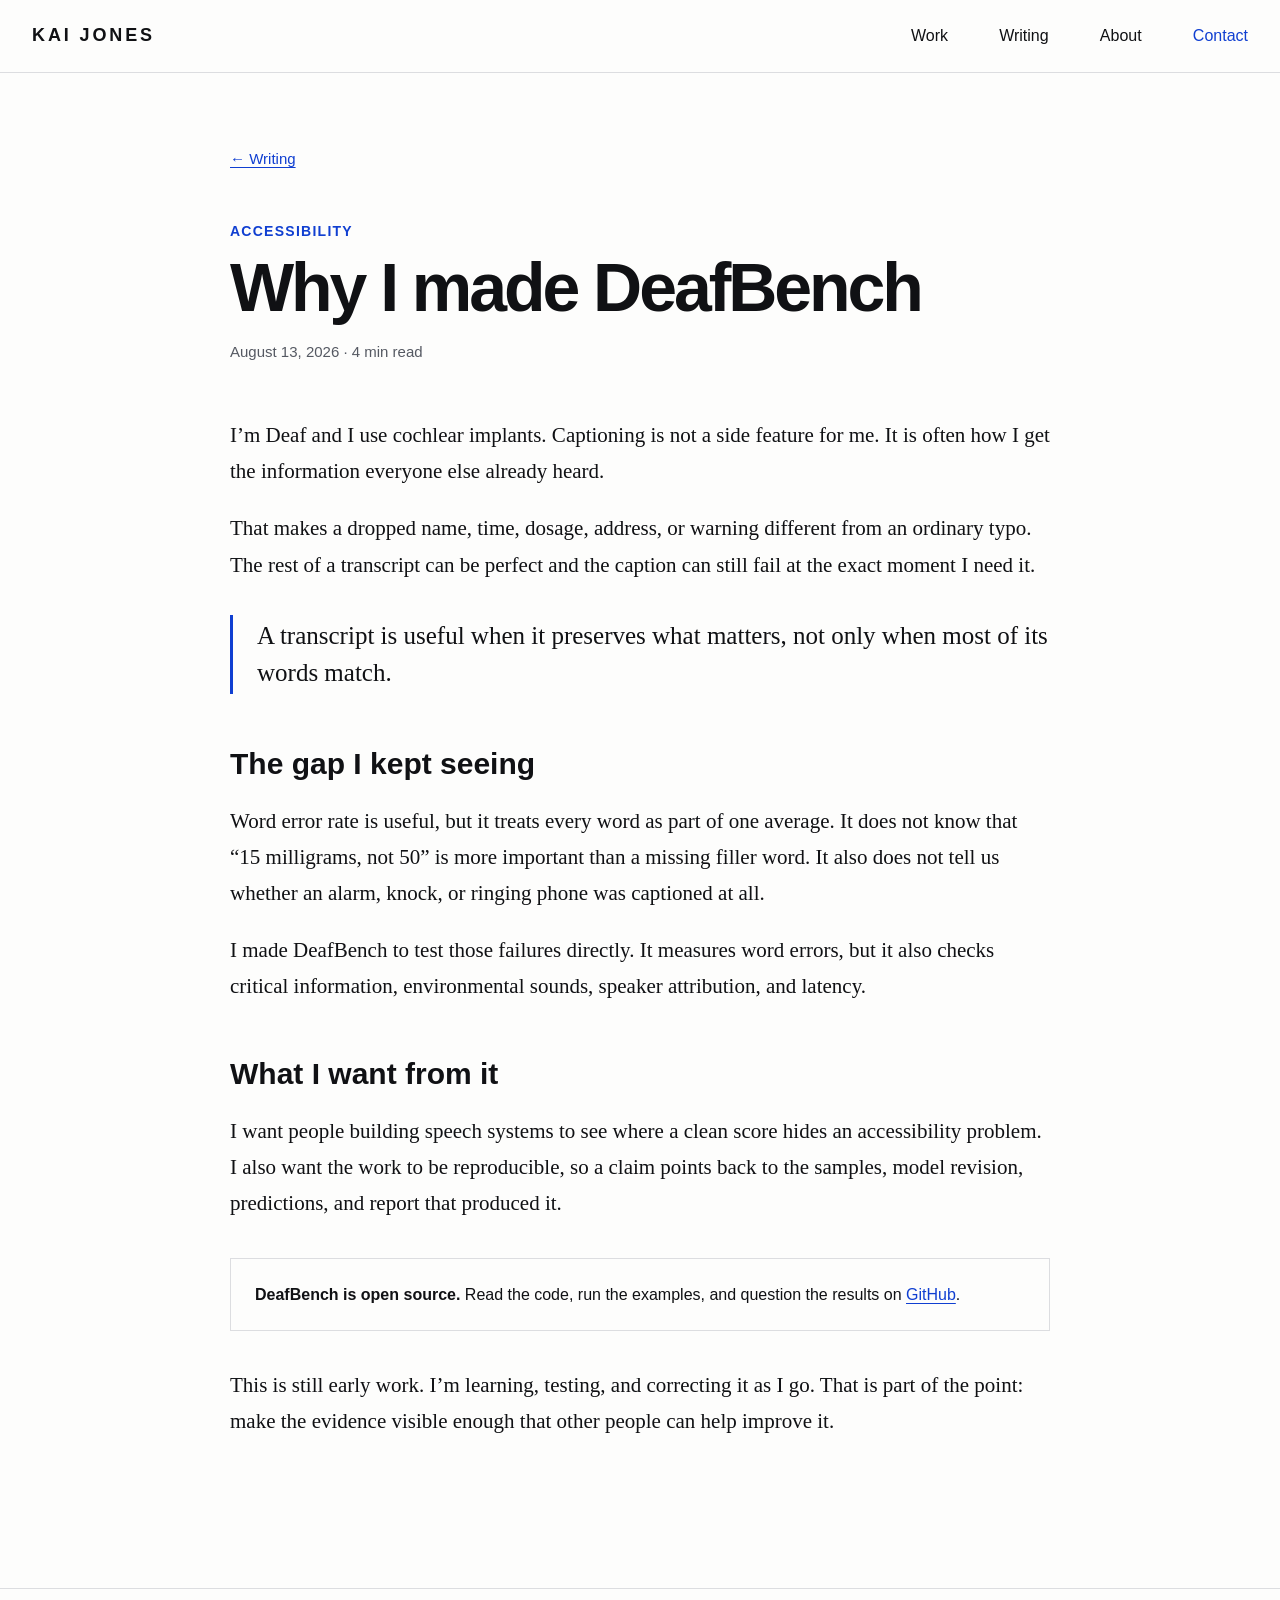
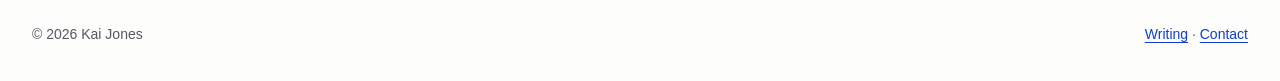
<file: writing/why-deafbench/index.html>
<!doctype html><html lang="en"><head><meta charset="utf-8"><meta name="viewport" content="width=device-width, initial-scale=1"><title>Why I made DeafBench — Kai Jones</title><meta name="description" content="Kai Jones explains why caption evaluation needs to measure the information that matters to Deaf and hard-of-hearing people."><link rel="canonical" href="https://488315.github.io/writing/why-deafbench/"><link rel="stylesheet" href="/styles.css"></head><body>
<a class="skip-link" href="#main">Skip to content</a><header class="site-header"><div class="wrap nav-wrap"><a class="wordmark" href="/">Kai Jones</a><nav aria-label="Primary navigation"><a href="/#work">Work</a><a href="/writing/">Writing</a><a href="/#about">About</a><a class="nav-contact" href="/#contact">Contact</a></nav></div></header>
<main id="main" class="wrap article-shell"><a class="back-link" href="/writing/">← Writing</a><header class="article-header"><p class="section-label">Accessibility</p><h1>Why I made DeafBench</h1><p class="article-meta"><time datetime="2026-08-13">August 13, 2026</time> · 4 min read</p></header>
<article class="article-body"><p>I’m Deaf and I use cochlear implants. Captioning is not a side feature for me. It is often how I get the information everyone else already heard.</p><p>That makes a dropped name, time, dosage, address, or warning different from an ordinary typo. The rest of a transcript can be perfect and the caption can still fail at the exact moment I need it.</p><blockquote>A transcript is useful when it preserves what matters, not only when most of its words match.</blockquote><h2>The gap I kept seeing</h2><p>Word error rate is useful, but it treats every word as part of one average. It does not know that “15 milligrams, not 50” is more important than a missing filler word. It also does not tell us whether an alarm, knock, or ringing phone was captioned at all.</p><p>I made DeafBench to test those failures directly. It measures word errors, but it also checks critical information, environmental sounds, speaker attribution, and latency.</p><h2>What I want from it</h2><p>I want people building speech systems to see where a clean score hides an accessibility problem. I also want the work to be reproducible, so a claim points back to the samples, model revision, predictions, and report that produced it.</p><div class="callout"><strong>DeafBench is open source.</strong> Read the code, run the examples, and question the results on <a href="https://github.com/488315/DeafBench">GitHub</a>.</div><p>This is still early work. I’m learning, testing, and correcting it as I go. That is part of the point: make the evidence visible enough that other people can help improve it.</p></article></main>
<footer class="site-footer"><div class="wrap footer-wrap"><p>© 2026 Kai Jones</p><p><a href="/writing/">Writing</a> · <a href="/#contact">Contact</a></p></div></footer></body></html>
</file>
<file: styles.css>
:root {
  --paper: #fdfdfc;
  --ink: #101114;
  --muted: #555962;
  --line: #dcdde0;
  --blue: #103fd1;
  --blue-dark: #082b9f;
  --terminal: #101418;
  --wrap: 1360px;
}

* { box-sizing: border-box; }
html { scroll-behavior: smooth; }
body { margin: 0; color: var(--ink); background: var(--paper); font-family: Arial, Helvetica, sans-serif; font-size: 18px; line-height: 1.55; }
a { color: var(--blue); text-underline-offset: 0.18em; text-decoration-thickness: 1px; }
a:hover { color: var(--blue-dark); }
a:focus-visible, .table-wrap:focus-visible { outline: 3px solid #ffbf47; outline-offset: 4px; }
img { display: block; max-width: 100%; height: auto; }
.wrap { width: min(calc(100% - 64px), var(--wrap)); margin-inline: auto; }
.skip-link { position: fixed; top: 12px; left: 12px; z-index: 10; padding: 10px 14px; background: var(--ink); color: white; transform: translateY(-150%); }
.skip-link:focus { transform: translateY(0); }
.sr-only { position: absolute; width: 1px; height: 1px; padding: 0; margin: -1px; overflow: hidden; clip: rect(0,0,0,0); white-space: nowrap; border: 0; }
.site-header { border-bottom: 1px solid var(--line); }
.nav-wrap { min-height: 72px; display: flex; align-items: center; justify-content: space-between; gap: 32px; }
.wordmark { color: var(--ink); font-weight: 800; letter-spacing: 0.16em; text-transform: uppercase; text-decoration: none; }
nav { display: flex; gap: clamp(22px, 4vw, 56px); align-items: center; }
nav a { color: var(--ink); text-decoration: none; font-size: 16px; }
nav .nav-contact { color: var(--blue); }
.hero { padding: clamp(38px, 4vw, 44px) 0 34px; }
.hero h1 { margin: 0 0 8px; font-size: clamp(52px, 4vw, 64px); line-height: 1; letter-spacing: -0.055em; }
.hero-statement { margin: 20px 0 12px; font-size: clamp(28px, 2vw, 32px); font-weight: 700; line-height: 1.18; letter-spacing: -0.025em; }
.hero-copy { max-width: 720px; margin: 0 0 16px; font-size: clamp(20px, 1.5vw, 23px); line-height: 1.4; }
.text-link { font-size: 19px; }
.ruled { border-top: 1px solid var(--line); padding-block: 32px 40px; }
.section-label, .post-meta { margin: 0 0 10px; color: var(--blue); font-size: 14px; font-weight: 700; letter-spacing: .09em; text-transform: uppercase; }
.work-grid { display: grid; grid-template-columns: 1.2fr 1fr 1fr; }
.work-item { min-width: 0; padding: 0 56px; border-left: 1px solid var(--line); }
.work-item:first-of-type { padding-left: 0; border-left: 0; }
.work-item:last-of-type { padding-right: 0; }
.work-item h3, .post-list h3 { margin: 0 0 10px; font-size: 24px; line-height: 1.25; }
.work-item h3 a, .post-list h3 a { text-decoration: none; }
.work-item p { margin-top: 0; }
.small-note { color: var(--muted); font-size: 16px; }
.cli-figure { margin: 26px 0 0; }
.cli-figure img { width: min(100%, 430px); border: 1px solid #282d32; border-radius: 7px; background: var(--terminal); }
figcaption, .data-note { margin-top: 9px; color: var(--muted); font-size: 14px; }
code { font-family: Consolas, "Courier New", monospace; font-size: .94em; }
.evidence { display: grid; grid-template-columns: .8fr 1.2fr; gap: clamp(32px, 6vw, 96px); }
.section-intro h2, .contact-block h2 { margin: 0 0 12px; font-size: clamp(28px, 3vw, 42px); line-height: 1.12; letter-spacing: -.03em; }
.section-intro p:not(.section-label) { margin-bottom: 0; color: var(--muted); }
.table-wrap { overflow-x: auto; }
table { width: 100%; border-collapse: collapse; font-size: 16px; }
th, td { padding: 15px 12px; text-align: left; border-bottom: 1px solid var(--line); white-space: nowrap; }
th { font-size: 13px; letter-spacing: .06em; text-transform: uppercase; }
.data-note { grid-column: 2; margin: -20px 0 0; }
.notes { display: grid; grid-template-columns: .65fr 1.35fr; gap: clamp(32px, 6vw, 96px); }
.post-list article { padding: 0 0 24px; margin: 0 0 24px; border-bottom: 1px solid var(--line); }
.post-list article:last-child { margin-bottom: 8px; }
.post-list p:last-child { margin-bottom: 0; color: var(--muted); }
.notes > p { grid-column: 2; margin: 0; }
.values-contact { display: grid; grid-template-columns: 3fr 1fr; gap: clamp(48px, 7vw, 96px); }
.values-grid { display: grid; grid-template-columns: repeat(3, 1fr); }
.values-grid article { padding: 0 28px; border-left: 1px solid var(--line); }
.values-grid article:first-child { padding-left: 0; border-left: 0; }
.values-grid h2 { margin: 0 0 8px; color: var(--blue); font-size: 18px; }
.values-grid p, .contact-block p { margin: 0; font-size: 15px; }
.contact-block { padding-left: 48px; border-left: 1px solid var(--line); }
.contact-block h2 { font-size: 26px; }
.contact-block .text-link { display: inline-block; margin-top: 12px; font-size: 15px; overflow-wrap: anywhere; }
.site-footer { margin-top: 32px; border-top: 1px solid var(--line); color: var(--muted); font-size: 14px; }
.footer-wrap { min-height: 92px; display: flex; align-items: center; justify-content: space-between; }

.page-hero { max-width: 900px; padding: 72px 0 48px; }
.page-hero h1 { margin: 0 0 16px; font-size: clamp(46px, 6vw, 72px); line-height: 1; letter-spacing: -.05em; }
.page-hero p { max-width: 700px; font-size: 22px; color: var(--muted); }
.archive-list { border-top: 1px solid var(--line); }
.archive-item { display: grid; grid-template-columns: 140px 1fr auto; gap: 32px; align-items: start; padding: 30px 0; border-bottom: 1px solid var(--line); }
.archive-item time, .archive-item .tag { color: var(--muted); font-size: 14px; }
.archive-item h2 { margin: 0 0 6px; font-size: 28px; }
.archive-item h2 a { text-decoration: none; }
.archive-item p { margin: 0; color: var(--muted); }
.article-shell { max-width: 820px; padding: 72px 0 96px; }
.back-link { font-size: 15px; }
.article-header { margin: 48px 0 54px; }
.article-header h1 { margin: 8px 0 18px; font-size: clamp(42px, 6vw, 68px); line-height: 1.02; letter-spacing: -.045em; }
.article-meta { color: var(--muted); font-size: 15px; }
.article-body { font-family: Georgia, "Times New Roman", serif; font-size: 21px; line-height: 1.72; }
.article-body h2 { margin: 52px 0 12px; font-family: Arial, Helvetica, sans-serif; font-size: 30px; line-height: 1.2; }
.article-body blockquote { margin: 32px 0; padding: 2px 0 2px 24px; border-left: 3px solid var(--blue); font-size: 25px; line-height: 1.5; }
.article-body .callout { margin: 36px 0; padding: 22px 24px; border: 1px solid var(--line); font-family: Arial, Helvetica, sans-serif; font-size: 16px; }

.product-shell { padding-bottom: 48px; }
.product-hero { max-width: 1050px; padding: clamp(58px, 9vw, 120px) 0 clamp(52px, 7vw, 92px); }
.product-hero h1 { max-width: 980px; margin: 0; font-size: clamp(48px, 7vw, 96px); line-height: .98; letter-spacing: -.055em; }
.product-lede { max-width: 820px; margin: 28px 0 0; color: var(--muted); font-size: clamp(20px, 2vw, 27px); line-height: 1.45; }
.product-actions { display: flex; align-items: center; flex-wrap: wrap; gap: 18px 30px; margin-top: 32px; }
.button-link { display: inline-block; padding: 12px 18px; border: 2px solid var(--blue); color: white; background: var(--blue); font-size: 16px; font-weight: 700; text-decoration: none; }
.button-link:hover { color: white; background: var(--blue-dark); border-color: var(--blue-dark); }
.demo-boundary, .goal-grid { display: grid; grid-template-columns: .7fr 1.3fr; gap: clamp(32px, 7vw, 110px); }
.demo-boundary h2, .goal-grid h2, .pilot-status h2 { margin: 0; font-size: clamp(28px, 3.5vw, 48px); line-height: 1.1; letter-spacing: -.035em; }
.demo-boundary p:first-child, .goal-grid p:first-child { margin-top: 0; }
.product-intro { display: grid; grid-template-columns: .55fr 1fr; column-gap: clamp(32px, 7vw, 110px); margin-bottom: 28px; }
.product-intro .section-label { grid-row: 1 / span 2; }
.product-intro h2 { margin: 0 0 10px; font-size: clamp(30px, 4vw, 52px); line-height: 1.08; letter-spacing: -.04em; }
.product-intro p:last-child { max-width: 800px; margin: 0; }
.scenario-grid { display: grid; grid-template-columns: repeat(4, 1fr); border-top: 1px solid var(--line); border-left: 1px solid var(--line); }
.scenario-grid article { min-height: 145px; padding: 20px; border-right: 1px solid var(--line); border-bottom: 1px solid var(--line); }
.scenario-grid p { margin: 0; }
.scenario-grid .scenario-type { margin-bottom: 18px; color: var(--blue); font-size: 13px; font-weight: 700; letter-spacing: .07em; text-transform: uppercase; }
.stress-strip { display: grid; grid-template-columns: repeat(3, 1fr); margin-top: 28px; border-top: 1px solid var(--line); border-bottom: 1px solid var(--line); }
.stress-strip p { margin: 0; padding: 18px 24px; border-left: 1px solid var(--line); font-size: 15px; }
.stress-strip p:first-child { padding-left: 0; border-left: 0; }
.product-note { margin: 12px 0 0; }
.goal-grid code { white-space: nowrap; }
.pilot-status { max-width: 980px; }
.pilot-status > p:not(.section-label) { max-width: 820px; }

@media (max-width: 980px) {
  .work-grid { grid-template-columns: 1fr 1fr; }
  .feature-work { grid-column: 1 / -1; padding: 0 0 34px; margin-bottom: 32px; border-bottom: 1px solid var(--line); }
  .work-item:nth-of-type(2) { padding-left: 0; border-left: 0; }
  .evidence, .notes { grid-template-columns: 1fr; }
  .data-note, .notes > p { grid-column: 1; margin-top: 0; }
  .values-contact { grid-template-columns: 1fr; }
  .contact-block { padding: 32px 0 0; border: 0; border-top: 1px solid var(--line); }
  .scenario-grid { grid-template-columns: repeat(3, 1fr); }
}

@media (max-width: 680px) {
  body { font-size: 17px; }
  .wrap { width: min(calc(100% - 36px), var(--wrap)); }
  .nav-wrap { align-items: flex-start; gap: 16px; padding-block: 18px; }
  .wordmark { padding-top: 2px; font-size: 14px; letter-spacing: .13em; }
  nav { gap: 14px 18px; flex-wrap: wrap; justify-content: flex-end; }
  nav a:first-child { display: none; }
  .hero { padding-top: 52px; }
  .work-grid, .values-grid { grid-template-columns: 1fr; }
  .feature-work { grid-column: auto; }
  .work-item, .work-item:first-of-type, .work-item:nth-of-type(2) { padding: 28px 0; margin: 0; border: 0; border-bottom: 1px solid var(--line); }
  .work-item:first-of-type { padding-top: 0; }
  .work-item:last-of-type { border-bottom: 0; }
  .values-grid article, .values-grid article:first-child { padding: 18px 0; border: 0; border-bottom: 1px solid var(--line); }
  .archive-item { grid-template-columns: 1fr; gap: 8px; }
  .archive-item .tag { display: none; }
  .article-shell { padding-top: 40px; }
  .article-body { font-size: 19px; }
  .product-hero { padding-top: 52px; }
  .demo-boundary, .goal-grid, .product-intro { display: block; }
  .product-intro .section-label { margin-bottom: 10px; }
  .scenario-grid { grid-template-columns: 1fr; }
  .scenario-grid article { min-height: 0; }
  .stress-strip { grid-template-columns: 1fr; }
  .stress-strip p, .stress-strip p:first-child { padding: 16px 0; border: 0; border-top: 1px solid var(--line); }
  .stress-strip p:first-child { border-top: 0; }
  .footer-wrap { align-items: flex-start; flex-direction: column; justify-content: center; gap: 4px; }
  .footer-wrap p { margin: 0; }
}

@media (prefers-reduced-motion: reduce) { html { scroll-behavior: auto; } }
</file>
